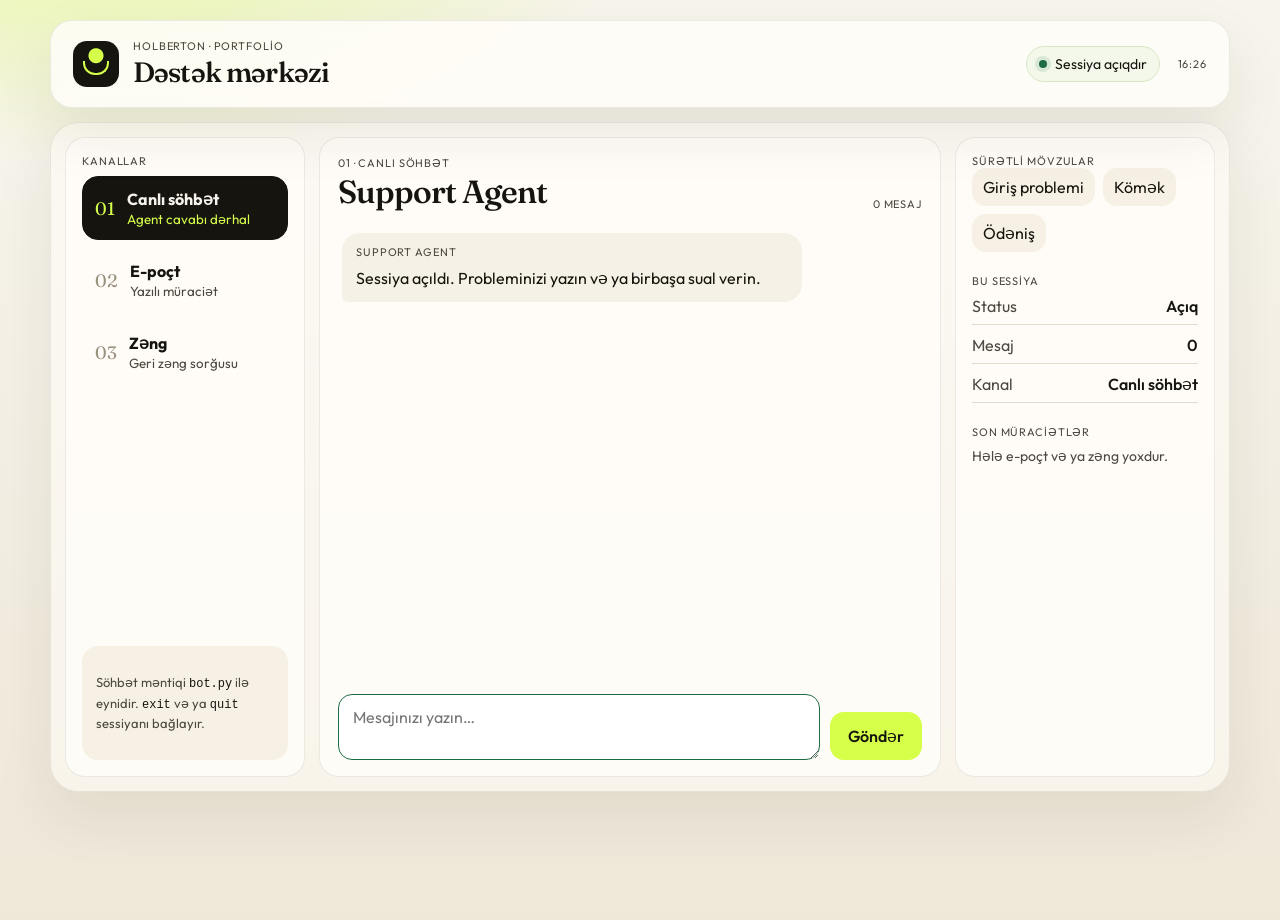
<file: index.html>
<!DOCTYPE html>
<html lang="az">
  <head>
    <meta charset="UTF-8" />
    <meta name="viewport" content="width=device-width, initial-scale=1" />
    <title>Çoxkanallı Dəstək Mərkəzi</title>
    <link rel="preconnect" href="https://fonts.googleapis.com" />
    <link rel="preconnect" href="https://fonts.gstatic.com" crossorigin />
    <link
      href="https://fonts.googleapis.com/css2?family=Fraunces:opsz,wght@9..144,520;9..144,640&family=Outfit:wght@380;460;560&display=swap"
      rel="stylesheet"
    />
    <link rel="stylesheet" href="styles.css" />
    <link rel="icon" href="data:image/svg+xml,%3Csvg xmlns='http://www.w3.org/2000/svg' viewBox='0 0 32 32'%3E%3Crect width='32' height='32' rx='8' fill='%2314120b'/%3E%3Cpath d='M8 20.5c2.2-4.6 5-7 8-7s5.8 2.4 8 7' fill='none' stroke='%23d6ff4a' stroke-width='2.4' stroke-linecap='round'/%3E%3Ccircle cx='16' cy='11' r='2.2' fill='%23d6ff4a'/%3E%3C/svg%3E" />
  </head>
  <body>
    <div class="app">
      <header class="topbar">
        <div class="brand">
          <span class="mark" aria-hidden="true"></span>
          <div>
            <p class="eyebrow">Holberton · Portfolio</p>
            <h1>Dəstək mərkəzi</h1>
          </div>
        </div>
        <div class="top-meta">
          <p class="session-pill" id="session-pill">
            <span class="dot"></span>
            Sessiya açıqdır
          </p>
          <p class="clock" id="clock">—</p>
        </div>
      </header>
      
      <div class="shell">
        <nav class="channels" aria-label="Kanallar">
          <p class="nav-label">Kanallar</p>
          <button class="channel is-active" type="button" data-channel="chat">
            <span class="channel-index">01</span>
            <span>
              <strong>Canlı söhbət</strong>
              <small>Agent cavabı dərhal</small>
            </span>
          </button>
          <button class="channel" type="button" data-channel="email">
            <span class="channel-index">02</span>
            <span>
              <strong>E-poçt</strong>
              <small>Yazılı müraciət</small>
            </span>
          </button>
          <button class="channel" type="button" data-channel="phone">
            <span class="channel-index">03</span>
            <span>
              <strong>Zəng</strong>
              <small>Geri zəng sorğusu</small>
            </span>
          </button>
          <div class="nav-note">
            <p>Söhbət məntiqi <code>bot.py</code> ilə eynidir. <code>exit</code> və ya <code>quit</code> sessiyanı bağlayır.</p>
          </div>
        </nav>

        <main class="stage">
          <section class="panel is-visible" id="panel-chat" data-panel="chat">
            <div class="panel-head">
              <div>
                <p class="eyebrow">01 · Canlı söhbət</p>
                <h2>Support Agent</h2>
              </div>
              <p class="count" id="message-count">0 mesaj</p>
            </div>
            <div class="thread" id="thread" aria-live="polite">
              <article class="bubble agent">
                <p class="who">Support Agent</p>
                <p>Sessiya açıldı. Probleminizi yazın və ya birbaşa sual verin.</p>
              </article>
            </div>
            <form class="composer" id="chat-form">
              <label class="sr-only" for="chat-input">Mesaj</label>
              <textarea
                id="chat-input"
                rows="2"
                placeholder="Mesajınızı yazın…"
                required
              ></textarea>
              <button class="send" type="submit">Göndər</button>
            </form>
          </section>

          <section class="panel" id="panel-email" data-panel="email" hidden>
            <div class="panel-head">
              <div>
                <p class="eyebrow">02 · E-poçt</p>
                <h2>Yazılı müraciət</h2>
              </div>
            </div>
            <form class="ticket" id="email-form">
              <label>
                Ad
                <input name="name" type="text" required placeholder="Aysel Məmmədova" />
              </label>
              <label>
                E-poçt
                <input name="email" type="email" required placeholder="aysel@example.com" />
              </label>
              <label>
                Mövzu
                <input name="subject" type="text" required placeholder="Hesaba giriş" />
              </label>
              <label>
                Mətn
                <textarea name="body" rows="5" required placeholder="Nə baş verdiyini qısa yazın"></textarea>
              </label>
              <button class="send" type="submit">Müraciəti göndər</button>
              <p class="form-status" id="email-status" role="status"></p>
            </form>
          </section>

          <section class="panel" id="panel-phone" data-panel="phone" hidden>
            <div class="panel-head">
              <div>
                <p class="eyebrow">03 · Zəng</p>
                <h2>Geri zəng</h2>
              </div>
            </div>
            <form class="ticket" id="phone-form">
              <label>
                Ad
                <input name="name" type="text" required placeholder="Adınız" />
              </label>
              <label>
                Telefon
                <input name="phone" type="tel" required placeholder="+994 50 000 00 00" />
              </label>
              <label>
                Uyğun vaxt
                <select name="slot" required>
                  <option value="Səhər · 09:00–12:00">Səhər · 09:00–12:00</option>
                  <option value="Günorta · 12:00–15:00">Günorta · 12:00–15:00</option>
                  <option value="Axşam · 15:00–18:00">Axşam · 15:00–18:00</option>
                </select>
              </label>
              <label>
                Qısa qeyd
                <textarea name="note" rows="4" placeholder="Zəngdə nəyi həll edək?"></textarea>
              </label>
              <button class="send" type="submit">Zəng sifariş et</button>
              <p class="form-status" id="phone-status" role="status"></p>
            </form>
          </section>
        </main>

        <aside class="rail">
          <section>
            <p class="nav-label">Sürətli mövzular</p>
            <div class="chips" id="chips">
              <button type="button" data-prompt="Sistemə girişdə problem var">Giriş problemi</button>
              <button type="button" data-prompt="Kömək lazımdır, hesabım bloklanıb">Kömək</button>
              <button type="button" data-prompt="Ödəniş statusunu yoxlamaq istəyirəm">Ödəniş</button>
            </div>
          </section>
          <section>
            <p class="nav-label">Bu sessiya</p>
            <dl class="stats">
              <div>
                <dt>Status</dt>
                <dd id="stat-status">Açıq</dd>
              </div>
              <div>
                <dt>Mesaj</dt>
                <dd id="stat-messages">0</dd>
              </div>
              <div>
                <dt>Kanal</dt>
                <dd id="stat-channel">Canlı söhbət</dd>
              </div>
            </dl>
          </section>
          <section class="log-block">
            <p class="nav-label">Son müraciətlər</p>
            <ul class="log" id="request-log">
              <li class="empty">Hələ e-poçt və ya zəng yoxdur.</li>
            </ul>
          </section>
          <button class="ghost" type="button" id="restart" hidden>Yeni sessiya</button>
        </aside>
      </div>
    </div>
    <script src="app.js"></script>
  </body>
</html>
</file>
<file: styles.css>
:root {
  --ink: #16140f;
  --ink-soft: #4d483f;
  --paper: #f4f0e6;
  --card: #fffdf8;
  --line: #e3dacb;
  --lime: #d6ff4a;
  --green: #1f6b45;
  --danger: #9d2c20;
  --shadow: 0 24px 60px rgba(40, 32, 16, 0.08);
  --serif: "Fraunces", Georgia, serif;
  --sans: "Outfit", "Segoe UI", sans-serif;
}

* { box-sizing: border-box; }

body {
  margin: 0;
  min-height: 100vh;
  color: var(--ink);
  font-family: var(--sans);
  background:
    radial-gradient(900px 420px at 8% -10%, rgba(214, 255, 74, 0.45), transparent 60%),
    linear-gradient(180deg, #f7f4ec 0%, var(--paper) 40%, #efe7d8 100%);
}

button, input, textarea, select { font: inherit; color: inherit; }

.app {
  width: min(1180px, calc(100% - 32px));
  margin: 20px auto 28px;
}

.topbar, .shell, .panel, .rail, .channels {
  background: rgba(255, 253, 248, 0.86);
  border: 1px solid rgba(22, 20, 15, 0.08);
  box-shadow: var(--shadow);
}

.topbar {
  display: flex;
  justify-content: space-between;
  gap: 16px;
  align-items: center;
  padding: 18px 22px;
  border-radius: 22px;
  backdrop-filter: blur(10px);
}

.brand, .top-meta, .channel, .panel-head, .composer {
  display: flex;
  align-items: center;
}

.brand { gap: 14px; }

.mark {
  width: 46px;
  height: 46px;
  border-radius: 14px;
  background:
    radial-gradient(circle at 50% 32%, var(--lime) 0 7px, transparent 8px),
    var(--ink);
  position: relative;
}

.mark::after {
  content: "";
  position: absolute;
  left: 10px;
  right: 10px;
  bottom: 12px;
  height: 12px;
  border: 2px solid var(--lime);
  border-top: 0;
  border-radius: 0 0 12px 12px;
}

.eyebrow, .nav-label, .who, .count, .clock {
  margin: 0;
  letter-spacing: 0.08em;
  text-transform: uppercase;
  font-size: 11px;
  color: var(--ink-soft);
}

h1, h2 {
  margin: 2px 0 0;
  font-family: var(--serif);
  font-weight: 560;
  letter-spacing: -0.03em;
}

h1 { font-size: 28px; }
h2 { font-size: 32px; }

.top-meta { gap: 18px; }

.session-pill {
  display: flex;
  align-items: center;
  gap: 8px;
  margin: 0;
  padding: 8px 12px;
  border-radius: 999px;
  background: #f3f8ea;
  border: 1px solid #d7e7c4;
  font-size: 14px;
}

.session-pill.is-closed {
  background: #f8eee8;
  border-color: #efd2c8;
}

.dot {
  width: 8px;
  height: 8px;
  border-radius: 50%;
  background: var(--green);
  box-shadow: 0 0 0 4px rgba(31, 107, 69, 0.12);
}

.is-closed .dot { background: var(--danger); box-shadow: none; }

.shell {
  margin-top: 14px;
  display: grid;
  grid-template-columns: 240px minmax(0, 1fr) 260px;
  gap: 14px;
  padding: 14px;
  border-radius: 28px;
  background: rgba(255, 253, 248, 0.55);
}

.channels, .rail, .panel {
  border-radius: 20px;
  box-shadow: none;
}

.channels, .rail { padding: 16px; }

.channels { display: flex; flex-direction: column; gap: 8px; }

.channel {
  width: 100%;
  text-align: left;
  gap: 12px;
  padding: 12px;
  border-radius: 16px;
  border: 1px solid transparent;
  background: transparent;
  cursor: pointer;
}

.channel strong, .channel small { display: block; }
.channel small { color: var(--ink-soft); margin-top: 2px; }

.channel-index {
  font-family: var(--serif);
  font-size: 18px;
  color: #9a907f;
}

.channel.is-active {
  background: var(--ink);
  color: #f7f3ea;
  border-color: var(--ink);
}

.channel.is-active small,
.channel.is-active .channel-index { color: var(--lime); }

.nav-note {
  margin-top: auto;
  padding: 14px;
  border-radius: 16px;
  background: #f6f1e4;
  color: var(--ink-soft);
  font-size: 13px;
  line-height: 1.45;
}

.nav-note code {
  font-family: ui-monospace, Consolas, monospace;
  font-size: 12px;
  color: var(--ink);
}

.panel { padding: 18px 18px 16px; min-height: 640px; display: flex; flex-direction: column; }
.panel[hidden] { display: none; }
.panel-head { justify-content: space-between; align-items: flex-end; margin-bottom: 14px; }

.thread {
  flex: 1;
  overflow: auto;
  display: flex;
  flex-direction: column;
  gap: 12px;
  padding: 8px 4px 16px;
  max-height: 460px;
}

.bubble {
  width: min(100%, 460px);
  padding: 12px 14px;
  border-radius: 18px;
  line-height: 1.45;
  animation: rise 0.28s ease;
}

.bubble p { margin: 0; }
.bubble .who { margin-bottom: 6px; }

.bubble.agent { background: #f6f1e6; border-bottom-left-radius: 6px; }
.bubble.user {
  margin-left: auto;
  background: var(--ink);
  color: #f6f2e8;
  border-bottom-right-radius: 6px;
}
.bubble.user .who { color: var(--lime); }
.bubble.system {
  width: 100%;
  text-align: center;
  background: transparent;
  color: var(--ink-soft);
  font-size: 14px;
}

.typing span {
  display: inline-block;
  width: 6px;
  height: 6px;
  margin-right: 4px;
  border-radius: 50%;
  background: #8d846f;
  animation: blink 1s infinite;
}
.typing span:nth-child(2) { animation-delay: 0.15s; }
.typing span:nth-child(3) { animation-delay: 0.3s; }

.composer { gap: 10px; align-items: flex-end; margin-top: auto; }

textarea, input, select {
  width: 100%;
  border: 1px solid var(--line);
  background: #fff;
  border-radius: 14px;
  padding: 12px 14px;
  outline: none;
}

textarea:focus, input:focus, select:focus { border-color: #1f6b45; }

.composer textarea { resize: vertical; min-height: 64px; }

.send, .ghost, .chips button {
  border: 0;
  cursor: pointer;
  border-radius: 14px;
}

.send {
  background: var(--lime);
  color: var(--ink);
  font-weight: 560;
  padding: 14px 18px;
  white-space: nowrap;
}

.send:disabled, textarea:disabled { opacity: 0.55; cursor: not-allowed; }

.ticket { display: grid; gap: 12px; }
.ticket label { display: grid; gap: 6px; font-size: 14px; }

.form-status { min-height: 1.2em; margin: 0; color: var(--green); }

.rail { display: flex; flex-direction: column; gap: 22px; }
.chips { display: flex; flex-wrap: wrap; gap: 8px; }
.chips button {
  background: #f6f1e4;
  padding: 8px 10px;
  border: 1px solid transparent;
}
.chips button:hover { border-color: var(--ink); }

.stats { margin: 8px 0 0; display: grid; gap: 10px; }
.stats div { display: flex; justify-content: space-between; gap: 12px; padding-bottom: 8px; border-bottom: 1px solid var(--line); }
.stats dt { color: var(--ink-soft); }
.stats dd { margin: 0; font-weight: 560; }

.log { list-style: none; margin: 8px 0 0; padding: 0; display: grid; gap: 8px; }
.log li {
  padding: 10px 12px;
  border-radius: 12px;
  background: #f6f1e4;
  font-size: 14px;
}
.log .empty { background: transparent; color: var(--ink-soft); padding: 0; }
.log strong, .log small { display: block; }
.log small { color: var(--ink-soft); margin-top: 3px; }

.ghost {
  margin-top: auto;
  background: transparent;
  border: 1px solid var(--ink);
  padding: 12px;
}

.sr-only {
  position: absolute;
  width: 1px;
  height: 1px;
  padding: 0;
  margin: -1px;
  overflow: hidden;
  clip: rect(0, 0, 0, 0);
  border: 0;
}

@keyframes rise {
  from { opacity: 0; transform: translateY(8px); }
  to { opacity: 1; transform: none; }
}

@keyframes blink {
  0%, 80%, 100% { opacity: 0.25; }
  40% { opacity: 1; }
}

@media (max-width: 980px) {
  .shell { grid-template-columns: 1fr; }
  .channels { flex-direction: row; overflow: auto; }
  .nav-note { display: none; }
  .channel { min-width: 190px; }
  .panel { min-height: 0; }
  .thread { max-height: 420px; }
}

@media (max-width: 640px) {
  .app { width: min(100% - 16px, 1180px); margin-top: 8px; }
  .topbar, .panel-head, .composer { flex-direction: column; align-items: stretch; }
  h1 { font-size: 24px; }
  h2 { font-size: 26px; }
  .send { width: 100%; }
}
</file>
